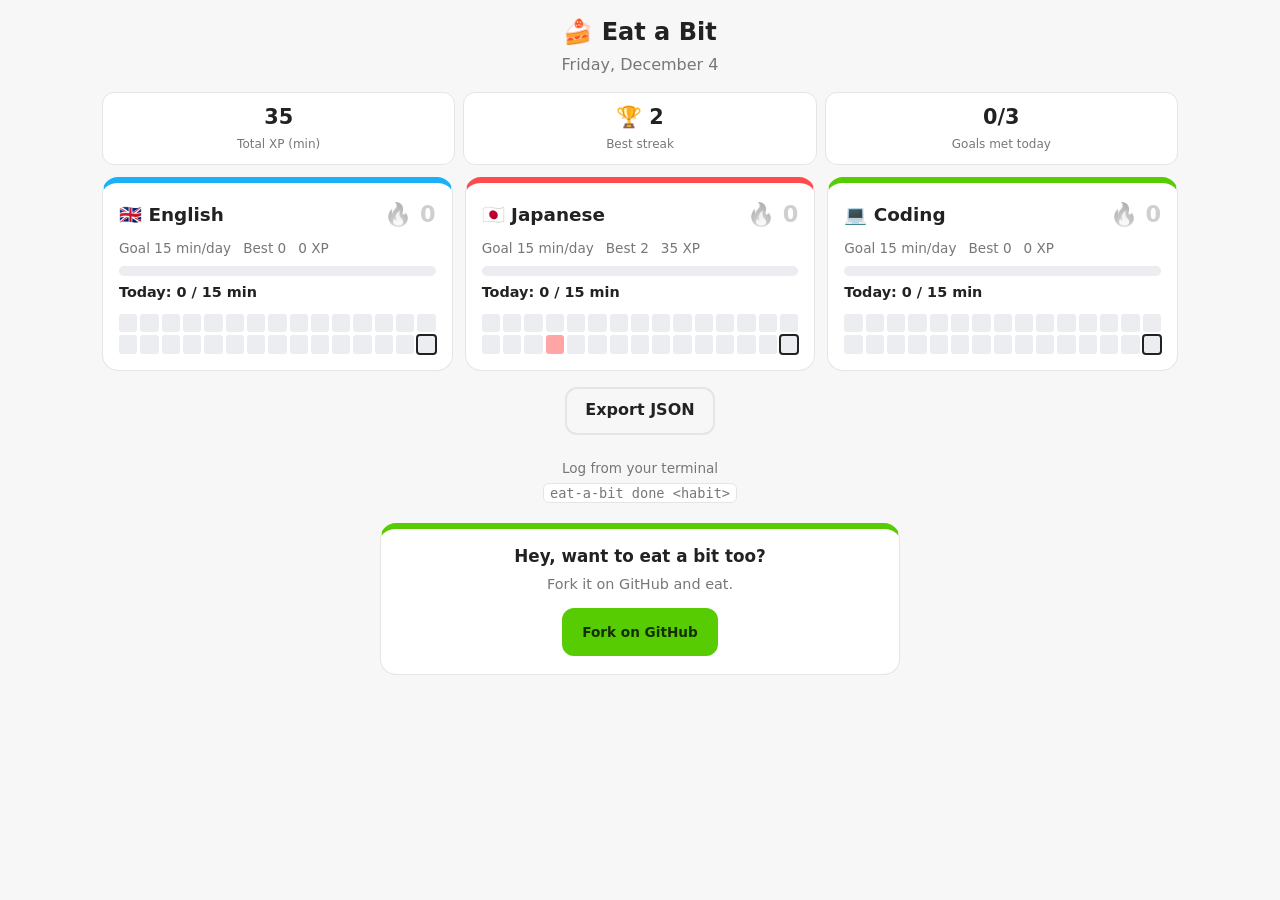
<file: index.html>
<!doctype html>
<html lang="en">
<head>
<meta charset="utf-8">
<meta name="viewport" content="width=device-width, initial-scale=1">
<meta name="theme-color" content="#58cc02">
<title>Eat a Bit</title>
<meta name="description" content="Track daily habits with empty git commits. No database, just your log.">
<meta property="og:type" content="website">
<meta property="og:title" content="🍰 Eat a Bit">
<meta property="og:description" content="Track daily habits with empty git commits. No database, just your log.">
<meta property="og:url" content="https://uminocelo.github.io/eat-a-bit/">
<meta property="og:image" content="https://uminocelo.github.io/eat-a-bit/og.png">
<meta property="og:image:width" content="1200">
<meta property="og:image:height" content="630">
<meta property="og:image:alt" content="Eat a Bit: track habits with empty commits">
<meta name="twitter:card" content="summary_large_image">
<meta name="twitter:title" content="🍰 Eat a Bit">
<meta name="twitter:description" content="Track daily habits with empty git commits. No database, just your log.">
<meta name="twitter:image" content="https://uminocelo.github.io/eat-a-bit/og.png">
<link rel="manifest" href="manifest.json">
<link rel="icon" href="icon.svg" type="image/svg+xml">
<link rel="stylesheet" href="style.css">
</head>
<body>
<header class="top">
  <h1>🍰 Eat a Bit</h1>
  <p id="today" class="muted"></p>
  <p id="status" class="status" role="status" aria-live="polite"></p>
</header>
<main>
  <section id="summary" class="summary" aria-label="Summary"></section>
  <section id="tracks" aria-label="Tracks"></section>
  <div class="row center">
    <button id="export" class="btn ghost" type="button">Export JSON</button>
  </div>
</main>
<footer class="foot">
  <p>Log from your terminal</p>
  <p class="cmd"><code>eat-a-bit done &lt;habit&gt;</code></p>
  <aside class="fork" aria-label="Make your own Eat a Bit">
    <h2>Hey, want to eat a bit too?</h2>
    <p>Fork it on GitHub and eat.</p>
    <a class="btn fork-btn" href="https://github.com/uminocelo/eat-a-bit/fork">Fork on GitHub</a>
  </aside>
</footer>
<script src="app.js"></script>
</body>
</html>
</file>
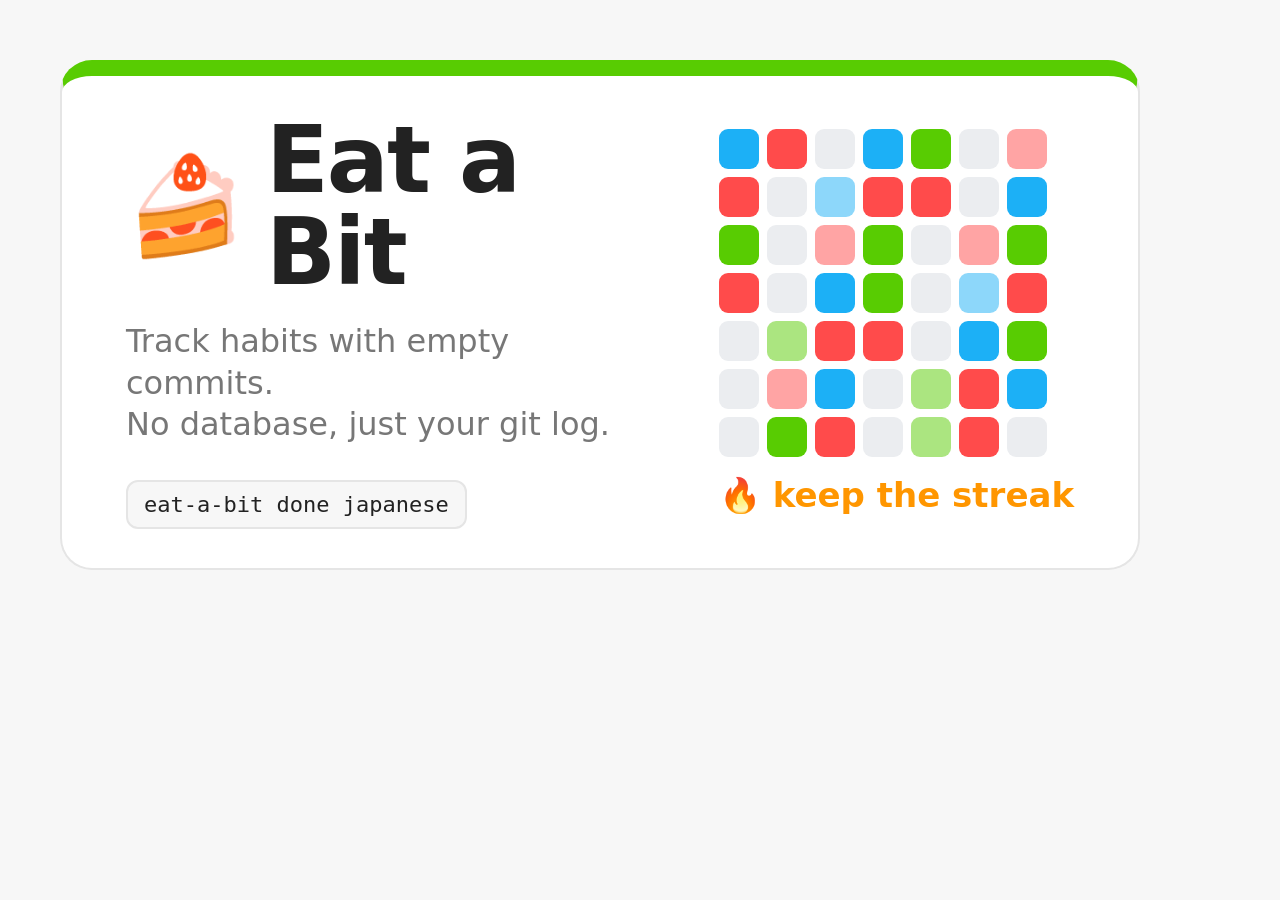
<file: scripts/og.html>
<!doctype html><html><head><meta charset="utf-8"><style>
:root{--bg:#f7f7f7;--card:#fff;--fg:#222;--muted:#777;--line:#e5e5e5;--empty:#ebedf0;--green:#58cc02}
*{box-sizing:border-box}html,body{margin:0;width:1200px;height:630px}
body{font-family:system-ui,-apple-system,"Segoe UI",Roboto,sans-serif;background:var(--bg);color:var(--fg);display:flex;align-items:center;justify-content:center}
.card{width:1080px;height:510px;background:var(--card);border:2px solid var(--line);border-top:16px solid var(--green);border-radius:32px;padding:52px 64px;display:flex;gap:56px;align-items:center}
.left{flex:1}
h1{margin:0;font-size:92px;line-height:1;letter-spacing:-2px;display:flex;align-items:center;gap:22px}
h1 .e{font-family:"Noto Color Emoji";font-size:96px}
p{margin:22px 0 0;font-size:32px;line-height:1.3;color:var(--muted)}
code{display:inline-block;white-space:nowrap;margin-top:34px;font-family:ui-monospace,Menlo,"DejaVu Sans Mono",monospace;font-size:22px;background:var(--bg);border:2px solid var(--line);border-radius:12px;padding:10px 16px;color:var(--fg)}
.heat{display:grid;grid-template-columns:repeat(7,40px);gap:8px}
.heat i{width:40px;height:40px;border-radius:9px;background:var(--empty)}
.flame{margin-top:18px;text-align:center;font-size:34px;font-weight:800;color:#ff9600}
.flame span{font-family:"Noto Color Emoji"}
</style></head><body><div class="card">
<div class="left">
<h1><span class="e">🍰</span>Eat a Bit</h1>
<p>Track habits with empty commits.<br>No database, just your git log.</p>
<code>eat-a-bit done japanese</code>
</div>
<div><div class="heat" id="h"></div><div class="flame"><span>🔥</span> keep the streak</div></div>
</div>
<script>
const c=['#1cb0f6','#ff4b4b','#58cc02'];const h=document.getElementById('h');
const pat="0120201 1201120 2012012 1202101 0211202 2101210 1210212";let k=0;
for(const ch of pat.replace(/ /g,'')){const i=document.createElement('i');const n=(k*7+3)%10;
if(n<7){i.style.background=c[(+ch)];if(n>4)i.style.opacity=.5}h.appendChild(i);k++}
</script></body></html>
</file>
<file: style.css>
:root{--bg:#f7f7f7;--card:#fff;--fg:#222;--muted:#777;--line:#e5e5e5;--empty:#ebedf0;--radius:16px;--green:#58cc02;--on-green:#143000}
@media (prefers-color-scheme:dark){:root{--bg:#121417;--card:#1c1f24;--fg:#eee;--muted:#999;--line:#2c3037;--empty:#2a2e35}}
*{box-sizing:border-box}
body{margin:0;font-family:system-ui,-apple-system,"Segoe UI",Roboto,sans-serif;background:var(--bg);color:var(--fg);line-height:1.4}
.top{padding:16px;text-align:center}
h1{margin:0;font-size:1.5rem}
.muted{color:var(--muted);margin:4px 0 0}
main{padding:0 12px 16px;max-width:1100px;margin:0 auto}
.status{font-size:.85rem;margin:8px auto 0;max-width:560px;padding:8px 12px;border-radius:10px;background:var(--card);border:1px solid #ffc800}
.status:empty{display:none}
.summary{display:grid;grid-template-columns:repeat(3,1fr);gap:8px;margin-bottom:12px}
.stat{background:var(--card);border:1px solid var(--line);border-radius:12px;padding:10px;text-align:center}
.stat b{display:block;font-size:1.3rem}
.stat span{font-size:.75rem;color:var(--muted)}
#tracks{display:grid;gap:12px;grid-template-columns:1fr}
@media (min-width:720px){#tracks{grid-template-columns:repeat(2,1fr)}}
@media (min-width:1040px){#tracks{grid-template-columns:repeat(3,1fr)}}
.card{background:var(--card);border:1px solid var(--line);border-top:6px solid var(--c);border-radius:var(--radius);padding:16px}
.head{display:flex;align-items:center;justify-content:space-between;gap:8px}
.head h2{margin:0;font-size:1.15rem}
.flame{font-size:1.4rem;font-weight:700;color:#ff9600;white-space:nowrap}
.flame.off{filter:grayscale(1);opacity:.5}
.meta{display:flex;gap:12px;flex-wrap:wrap;font-size:.85rem;color:var(--muted);margin:8px 0}
.bar{height:10px;background:var(--empty);border-radius:5px;overflow:hidden;margin:6px 0}
.bar i{display:block;height:100%;background:var(--c)}
.today-line{font-size:.9rem;font-weight:600;margin:6px 0 0}
.today-line.done{color:var(--c)}
.heat{display:grid;grid-template-columns:repeat(15,1fr);gap:3px;margin-top:12px}
.heat i{aspect-ratio:1;border-radius:3px;background:var(--empty)}
.heat i.on{background:var(--c)}
.heat i.half{background:var(--c);opacity:.5}
.heat i.today{outline:2px solid var(--fg);outline-offset:-1px}
.row{display:flex;gap:8px;flex-wrap:wrap;align-items:center;margin-top:16px}
.center{justify-content:center}
.btn{min-height:48px;padding:0 18px;border-radius:12px;font:inherit;font-weight:700;cursor:pointer;background:transparent;color:var(--fg);border:2px solid var(--line)}
.foot{text-align:center;color:var(--muted);font-size:.85rem;padding:8px 16px 32px}
.foot p{margin:0}
.foot .cmd{margin-top:6px}
.fork{max-width:520px;margin:20px auto 0;padding:16px 18px 18px;background:var(--card);border:1px solid var(--line);border-top:6px solid var(--green);border-radius:var(--radius);color:var(--fg)}
.fork h2{margin:0;font-size:1.05rem}
.fork p{margin:6px 0 0;color:var(--muted);font-size:.9rem}
.fork-btn{display:inline-flex;align-items:center;justify-content:center;margin-top:14px;text-decoration:none;background:var(--green);color:var(--on-green);border-color:var(--green)}
.fork-btn:hover{filter:brightness(1.06)}
code{font-family:ui-monospace,SFMono-Regular,Menlo,monospace;background:var(--card);border:1px solid var(--line);border-radius:6px;padding:1px 6px;white-space:nowrap}
:focus-visible{outline:3px solid #1cb0f6;outline-offset:2px}
</file>
